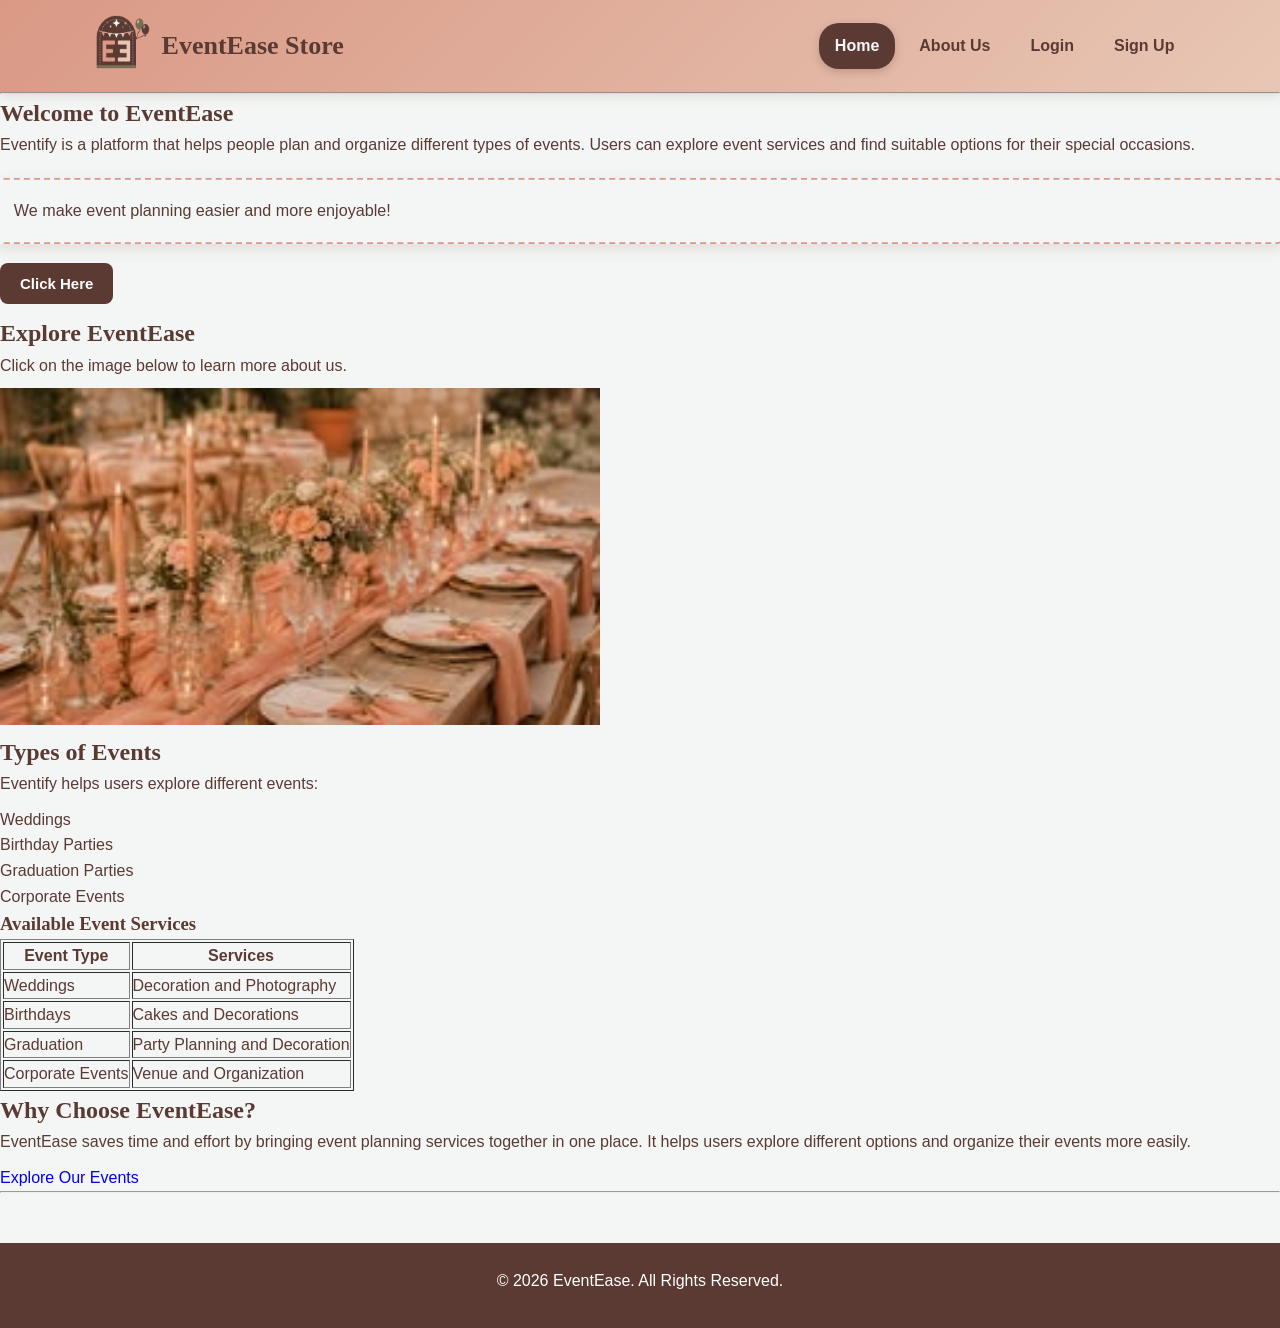
<file: index.html>
﻿
<!DOCTYPE html>
<html lang="en">
<head>
    <meta charset="UTF-8">
    <meta name="viewport" content="width=device-width, initial-scale=1.0">
    <title>EventEase - Event Planning Management</title>
    <link rel="stylesheet" href="style.css">
</head>

<body>

    <header class="main-header">
        <div class="logo-area">
            <a href="index.html">
                <img src="images/logo.png"
                     alt="EventEase Store Logo"
                     class="logo">
            </a>
            <h1>EventEase Store</h1>
        </div>

        <nav class="main-nav">
            <ul>
                <li><a href="index.html" class="active">Home</a></li>
                <li><a href="about.html">About Us</a></li>
                <li><a href="login.html">Login</a></li>
                <li><a href="signup.html">Sign Up</a></li>
            </ul>
        </nav>
    </header>

    <hr>

    <main>

        <section>
            <h2>Welcome to EventEase</h2>

            <p>
                Eventify is a platform that helps people
                plan and organize different types of events.
                Users can explore event services and find
                suitable options for their special occasions.
            </p>

            <p class="dynamic-box highlight">
                We make event planning easier and more enjoyable!
            </p>

            <button class="btn primary-btn" onclick="showWelcome()">
                Click Here
            </button>

            <p id="message"></p>
        </section>

        <section>
            <h2>Explore EventEase</h2>

            <p>Click on the image below to learn more about us.</p>

            <img src="images/event-banner.jpg"
                 alt="Event Planning"
                 usemap="#eventmap"
                 width="600">

            <map name="eventmap">
                <area shape="default" href="about.html" alt="About Eventify">
            </map>
        </section>

        <section id="events">
            <h2>Types of Events</h2>

            <p>Eventify helps users explore different events:</p>

            <ul>
                <li>Weddings</li>
                <li>Birthday Parties</li>
                <li>Graduation Parties</li>
                <li>Corporate Events</li>
            </ul>

            <h3>Available Event Services</h3>

            <table border="1">
                <tr>
                    <th>Event Type</th>
                    <th>Services</th>
                </tr>

                <tr>
                    <td>Weddings</td>
                    <td>Decoration and Photography</td>
                </tr>

                <tr>
                    <td>Birthdays</td>
                    <td>Cakes and Decorations</td>
                </tr>

                <tr>
                    <td>Graduation</td>
                    <td>Party Planning and Decoration</td>
                </tr>

                <tr>
                    <td>Corporate Events</td>
                    <td>Venue and Organization</td>
                </tr>
            </table>
        </section>

        <section>
            <h2>Why Choose EventEase?</h2>

            <article>
                <p>
                    EventEase saves time and effort by bringing
                    event planning services together in one place.
                    It helps users explore different options
                    and organize their events more easily.
                </p>
            </article>

            <a href="#events">Explore Our Events</a>
        </section>

    </main>

    <hr>

    <footer class="main-footer">
        <p>© 2026 EventEase. All Rights Reserved.</p>
    </footer>

    <script>
        function showWelcome() {
            document.getElementById("message").innerHTML = "Welcome to EventEase! Let's plan your special event.";
        }
    </script>

    <script src="script.js"></script>

</body>
</html>
</file>
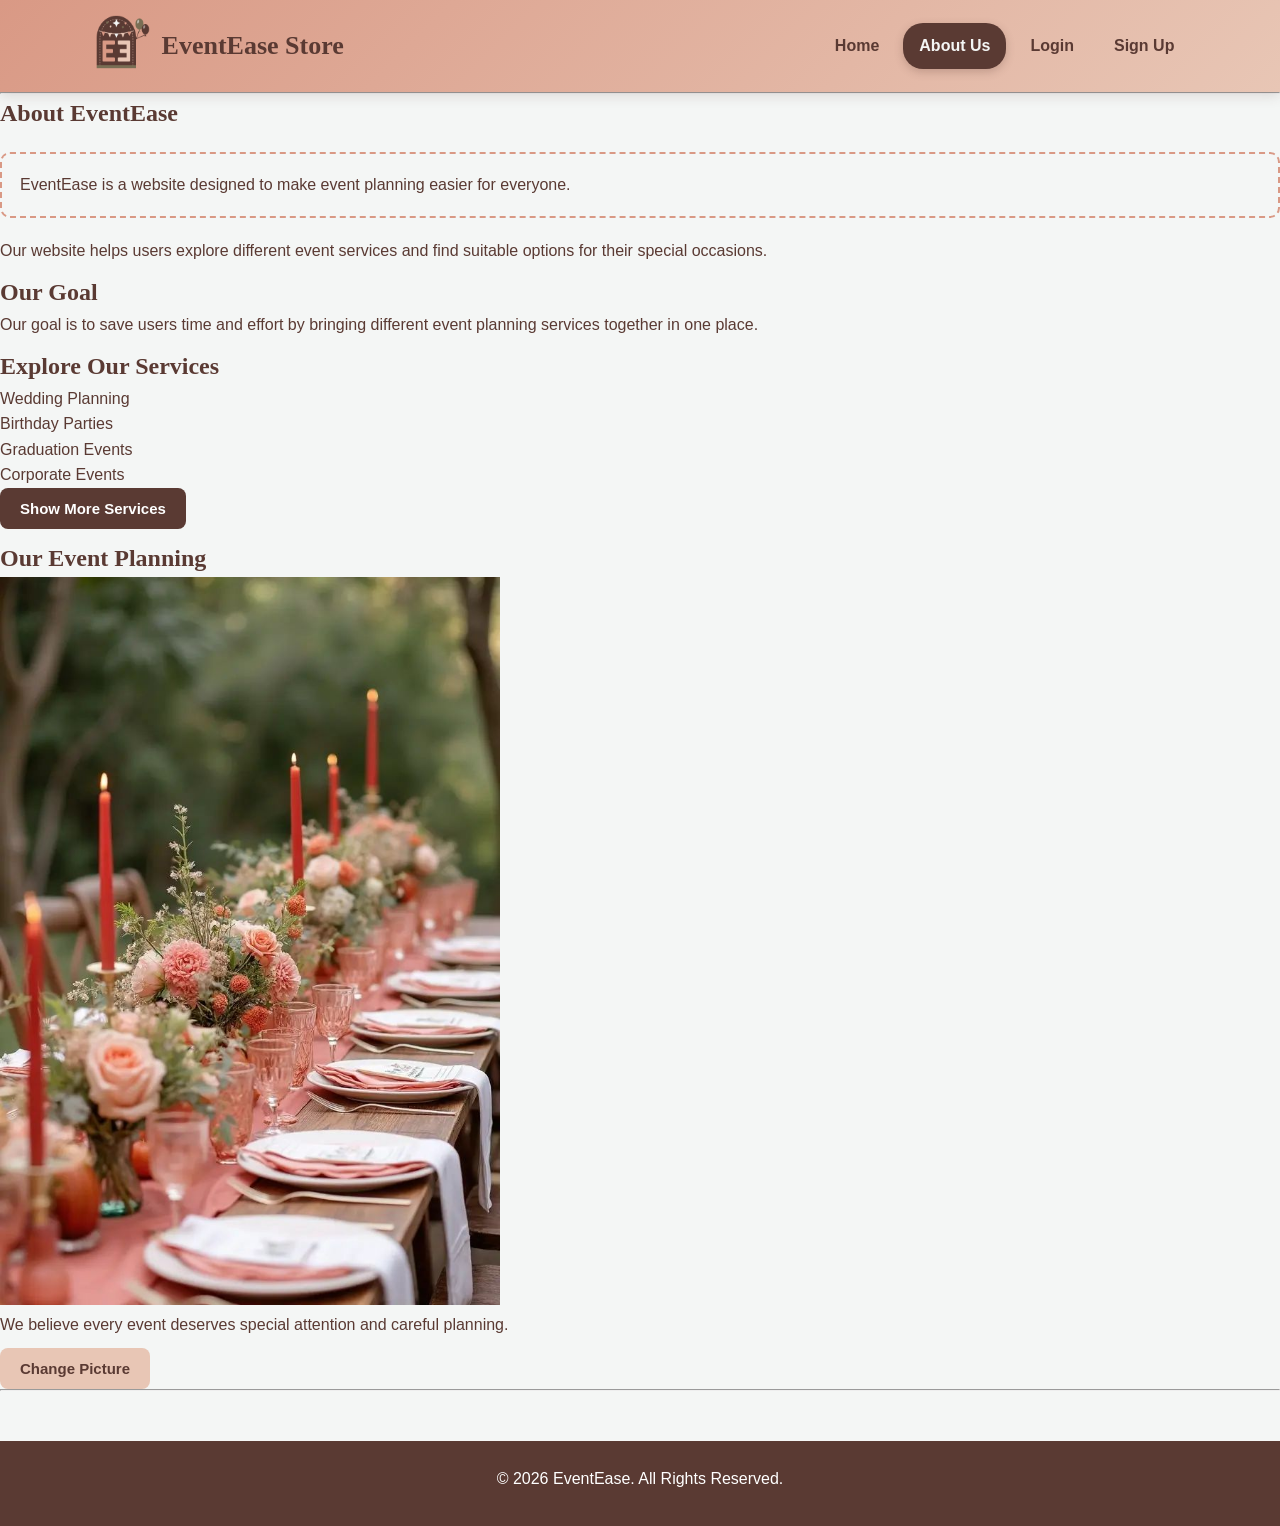
<file: about.html>
﻿
<!DOCTYPE html>
<html lang="en">
<head>
    <meta charset="UTF-8">
    <meta name="viewport" content="width=device-width, initial-scale=1.0">
    <title>About Us - EventEase</title>
    <link rel="stylesheet" href="style.css">
</head>

<body>

    <header class="main-header">
        <div class="logo-area">
            <a href="index.html">
                <img src="images/logo.png"
                     alt="EventEase Store Logo"
                     class="logo">
            </a>
            <h1>EventEase Store</h1>
        </div>

        <nav class="main-nav">
            <ul>
                <li><a href="index.html">Home</a></li>
                <li><a href="about.html" class="active">About Us</a></li>
                <li><a href="login.html">Login</a></li>
                <li><a href="signup.html">Sign Up</a></li>
            </ul>
        </nav>
    </header>

    <hr>

    <main>

        <section>
            <h2>About EventEase</h2>

            <p class="dynamic-box">
                EventEase is a website designed to make
                event planning easier for everyone.
            </p>

            <p>
                Our website helps users explore different
                event services and find suitable options
                for their special occasions.
            </p>
        </section>

        <section>
            <h2>Our Goal</h2>

            <p>
                Our goal is to save users time and effort
                by bringing different event planning
                services together in one place.
            </p>
        </section>

        <section>
            <h2>Explore Our Services</h2>

            <ul id="serviceList">
                <li>Wedding Planning</li>
                <li>Birthday Parties</li>
                <li>Graduation Events</li>
                <li>Corporate Events</li>
            </ul>

            <button class="btn primary-btn" onclick="showServices()">
                Show More Services
            </button>

            <p id="serviceMessage"></p>
        </section>

        <section>
            <h2>Our Event Planning</h2>

            <img id="dynamicPicture"
                 src="images/about.jpg"
                 alt="Event Planning"
                 width="500">

            <p id="dynamicText">
                We believe every event deserves
                special attention and careful planning.
            </p>

            <button class="btn secondary-btn" onclick="changePicture()">
                Change Picture
            </button>
        </section>

    </main>

    <hr>

    <footer class="main-footer">
        <p>© 2026 EventEase. All Rights Reserved.</p>
    </footer>

    <script src="script.js"></script>

</body>
</html>
</file>
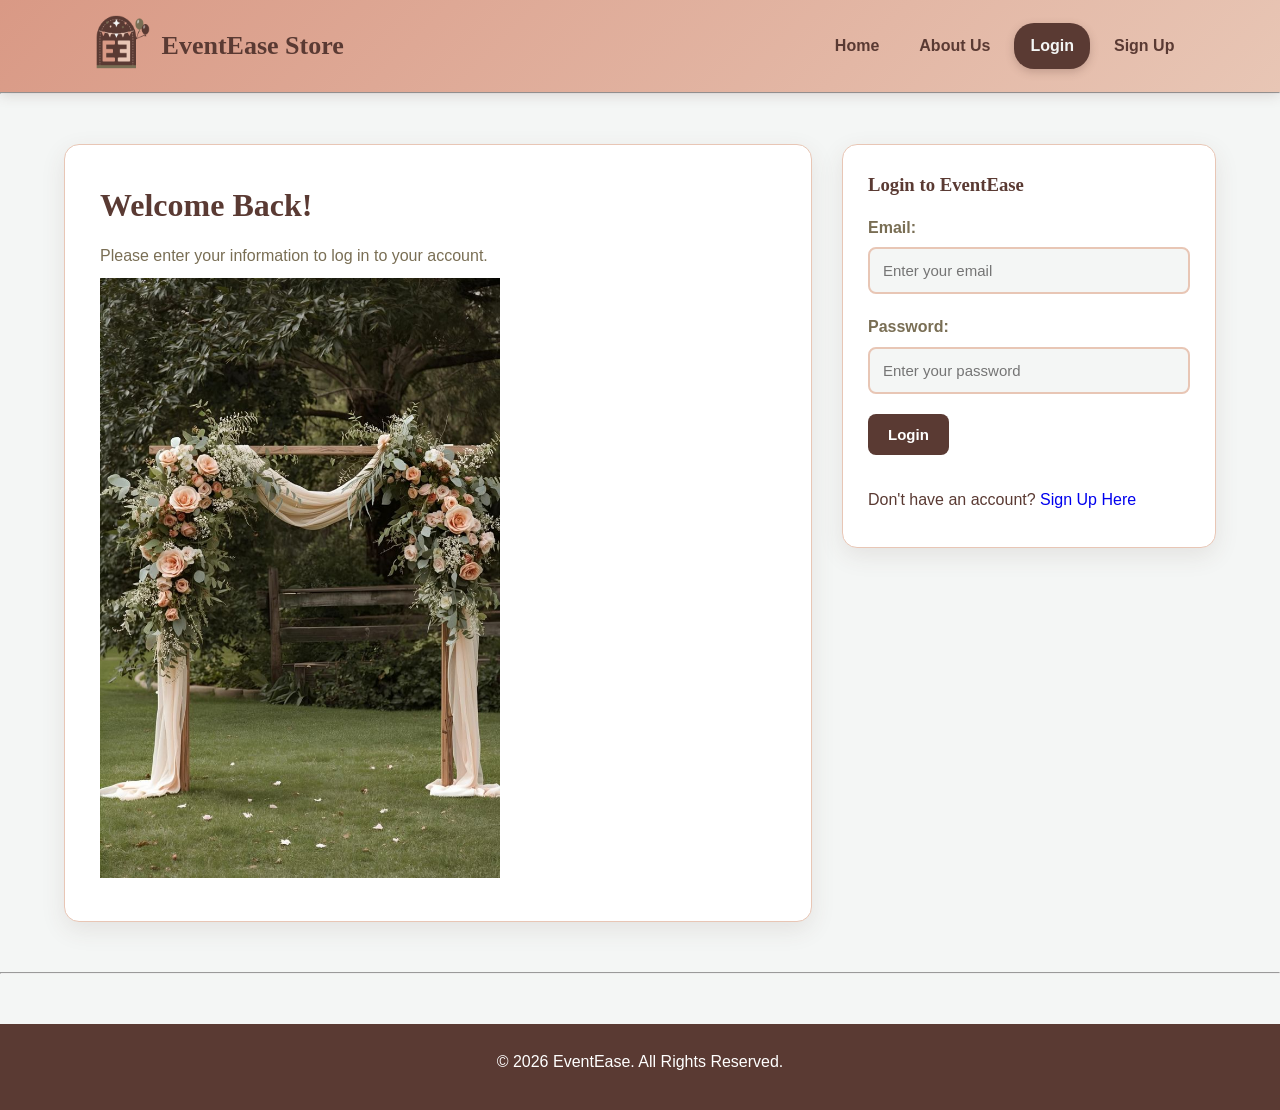
<file: login.html>
﻿
<!DOCTYPE html>
<html lang="en">
<head>
    <meta charset="UTF-8">
    <meta name="viewport" content="width=device-width, initial-scale=1.0">
    <title>Login - EventEase</title>
    <link rel="stylesheet" href="style.css">
</head>

<body>

    <header class="main-header">
        <div class="logo-area">
            <a href="index.html">
                <img src="images/logo.png"
                     alt="EventEase Store Logo"
                     class="logo">
            </a>
            <h1>EventEase Store</h1>
        </div>

        <nav class="main-nav">
            <ul>
                <li><a href="index.html">Home</a></li>
                <li><a href="about.html">About Us</a></li>
                <li><a href="login.html" class="active">Login</a></li>
                <li><a href="signup.html">Sign Up</a></li>
            </ul>
        </nav>
    </header>

    <hr>

    <main class="signup-container">

        <section class="signup-card">

            <div class="signup-intro">
                <h2>Welcome Back!</h2>

                <p>
                    Please enter your information
                    to log in to your account.
                </p>
            </div>

            <img src="images/login.jpg"
                 alt="EventEase Login"
                 width="400">

        </section>

        <section class="signup-side-card">

            <h3>Login to EventEase</h3>

            <form onsubmit="return validateEmail()">

                <div class="form-group">
                    <label for="email">Email:</label>

                    <input type="email"
                           id="email"
                           placeholder="Enter your email"
                           required>
                </div>

                <div class="form-group">
                    <label for="password">Password:</label>

                    <input type="password"
                           id="password"
                           placeholder="Enter your password"
                           required>
                </div>

                <button type="submit" class="btn primary-btn">
                    Login
                </button>

            </form>

            <p id="loginMessage" class="error-message"></p>

            <p>
                Don't have an account?
                <a href="signup.html">Sign Up Here</a>
            </p>

        </section>

    </main>

    <hr>

    <footer class="main-footer">
        <p>© 2026 EventEase. All Rights Reserved.</p>
    </footer>

    <script src="script.js"></script>

</body>
</html>
</file>
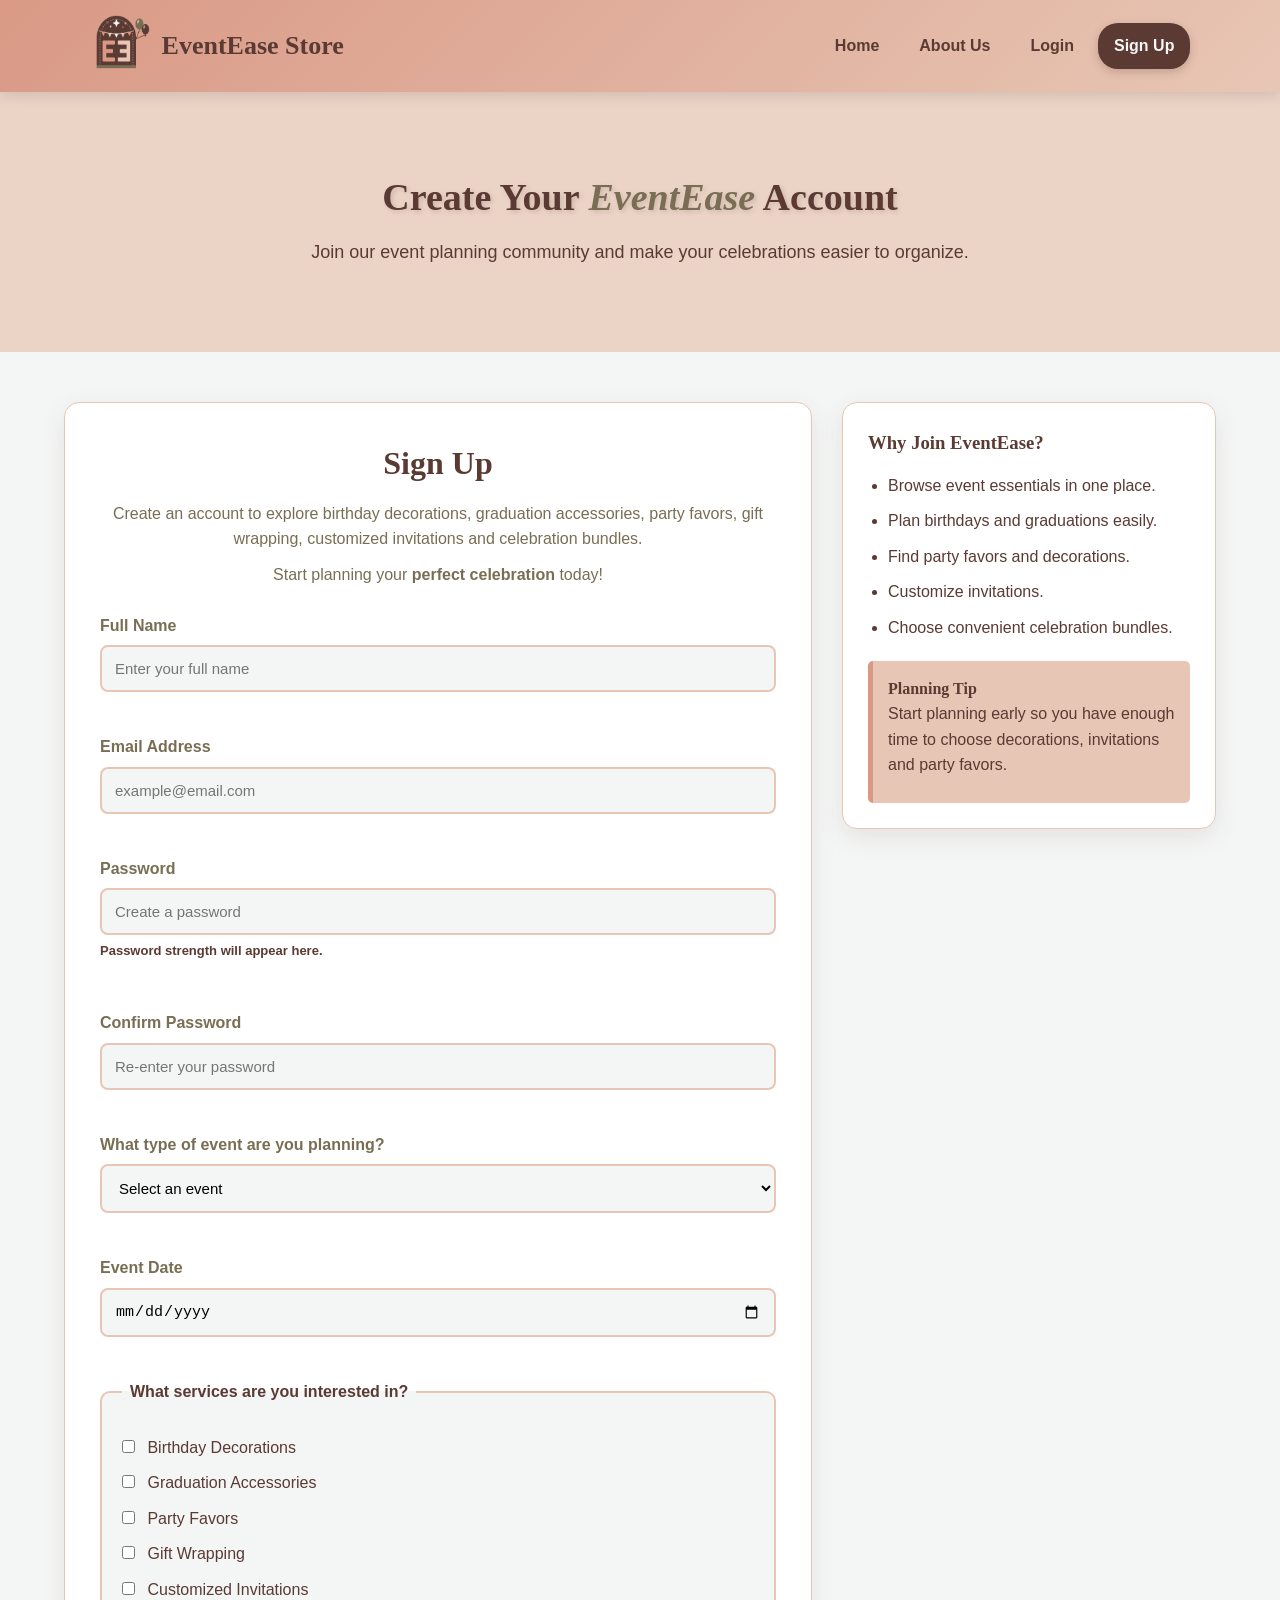
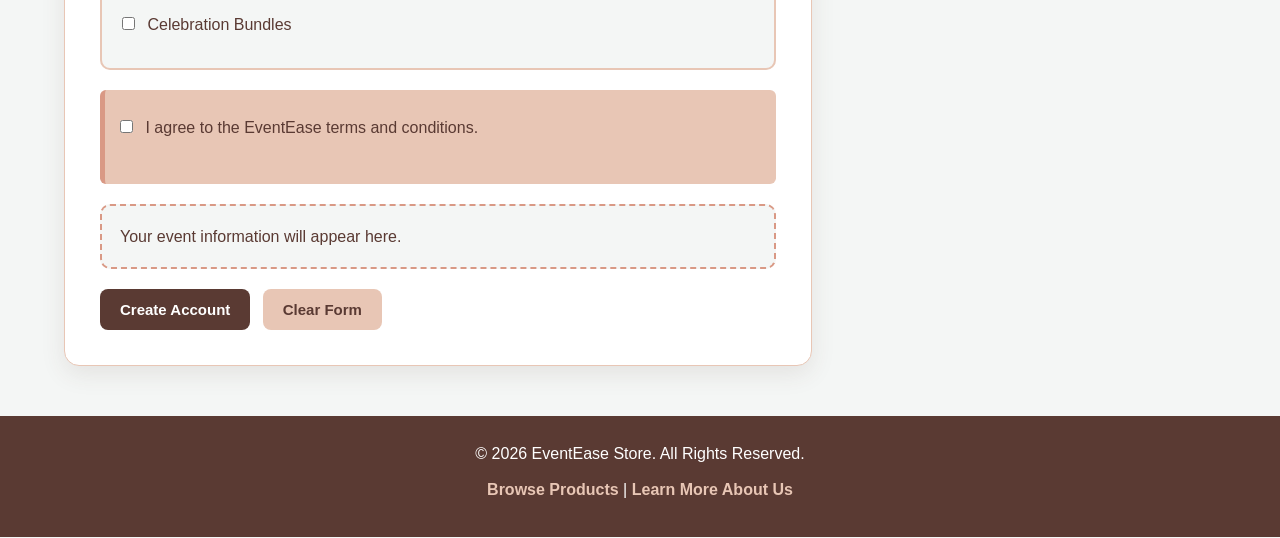
<file: signup.html>
<!DOCTYPE html>
<html lang="en">

<head>
    <meta charset="UTF-8">

    <meta name="viewport" content="width=device-width, initial-scale=1.0">

    <title>Sign Up | EventEase Store</title>

    <!-- External CSS -->
    <link rel="stylesheet" href="style.css">

    <!-- Internal CSS  -->
    <style>
        .signup-intro {
            text-align: center;
            margin-bottom: 25px;
        }

            .signup-intro span {
                font-weight: bold;
            }

    </style>
</head>

<body>

    <!-- Header -->
    <header class="main-header">

        <div class="logo-area">

            <a href="index.html">
                <img src="images/logo.png"
                     alt="EventEase Store Logo"
                     class="logo">
            </a>

            <h1>EventEase Store</h1>

        </div>

        <!-- Main Navigation Menu -->
        <nav class="main-nav">

            <ul>
                <li>
                    <a href="index.html">Home</a>
                </li>

                <li>
                    <a href="about.html">About Us</a>
                </li>

                <li>
                    <a href="login.html">Login</a>
                </li>

                <li>
                    <a href="signup.html" class="active">Sign Up</a>
                </li>
            </ul>

        </nav>

    </header>


    <!-- Layered Hero Section -->
    <section class="page-banner">

        <div class="banner-overlay"></div>

        <div class="banner-content">
            <h2>Create Your <em style="color: #796E54; font-style: italic;">EventEase</em> Account</h2>

            <p>
                Join our event planning community and make your
                celebrations easier to organize.
            </p>
        </div>

    </section>


    <!-- Main Content -->
    <main class="signup-container">

        <section class="signup-card">

            <div class="signup-intro">

                <h2>Sign Up</h2>

                <p>
                    Create an account to explore birthday decorations,
                    graduation accessories, party favors, gift wrapping,
                    customized invitations and celebration bundles.
                </p>

                <p>
                    Start planning your <span>perfect celebration</span> today!
                </p>

            </div>


            <!-- Signup Form -->
            <form id="signupForm" onsubmit="return validateSignupForm()">

                <!-- Full Name -->
                <div class="form-group">

                    <label for="fullName">
                        Full Name
                    </label>

                    <input type="text"
                           id="fullName"
                           name="fullName"
                           placeholder="Enter your full name">

                    <small id="nameError" class="error-message"></small>

                </div>


                <!-- Email -->
                <div class="form-group">

                    <label for="email">
                        Email Address
                    </label>

                    <input type="email"
                           id="email"
                           name="email"
                           placeholder="example@email.com">

                    <small id="emailError" class="error-message"></small>

                </div>


                <!-- Password -->
                <div class="form-group">

                    <label for="password">
                        Password
                    </label>

                    <input type="password"
                           id="password"
                           name="password"
                           placeholder="Create a password">

                    <!-- Dynamic password message -->
                    <p id="passwordStrength" class="password-strength">
                        Password strength will appear here.
                    </p>

                    <small id="passwordError" class="error-message"></small>

                </div>


                <!-- Confirm Password -->
                <div class="form-group">

                    <label for="confirmPassword">
                        Confirm Password
                    </label>

                    <input type="password"
                           id="confirmPassword"
                           name="confirmPassword"
                           placeholder="Re-enter your password">

                    <small id="confirmPasswordError"
                           class="error-message"></small>

                </div>


                <!-- Event Type -->
                <div class="form-group">

                    <label for="eventType">
                        What type of event are you planning?
                    </label>

                    <select id="eventType" name="eventType">

                        <option value="">
                            Select an event
                        </option>

                        <option value="Birthday">
                            Birthday
                        </option>

                        <option value="Graduation">
                            Graduation
                        </option>

                        <option value="Small Celebration">
                            Small Celebration
                        </option>

                        <option value="Other">
                            Other
                        </option>

                    </select>

                    <small id="eventError" class="error-message"></small>

                </div>


                <!-- Event Date -->
                <div class="form-group">

                    <label for="eventDate">
                        Event Date
                    </label>

                    <input type="date"
                           id="eventDate"
                           name="eventDate">

                    <small id="dateError" class="error-message"></small>

                </div>


                <!-- Services -->
                <fieldset>

                    <legend>
                        What services are you interested in?
                    </legend>

                    <label class="checkbox-label">
                        <input type="checkbox"
                               name="services"
                               value="Birthday Decorations">
                        Birthday Decorations
                    </label>

                    <label class="checkbox-label">
                        <input type="checkbox"
                               name="services"
                               value="Graduation Accessories">
                        Graduation Accessories
                    </label>

                    <label class="checkbox-label">
                        <input type="checkbox"
                               name="services"
                               value="Party Favors">
                        Party Favors
                    </label>

                    <label class="checkbox-label">
                        <input type="checkbox"
                               name="services"
                               value="Gift Wrapping">
                        Gift Wrapping
                    </label>

                    <label class="checkbox-label">
                        <input type="checkbox"
                               name="services"
                               value="Customized Invitations">
                        Customized Invitations
                    </label>

                    <label class="checkbox-label">
                        <input type="checkbox"
                               name="services"
                               value="Celebration Bundles">
                        Celebration Bundles
                    </label>

                </fieldset>


                <!-- Terms -->
                <div class="terms-box">

                    <label class="checkbox-label">

                        <input type="checkbox"
                               id="terms"
                               name="terms">

                        I agree to the EventEase terms and conditions.

                    </label>

                    <small id="termsError"
                           class="error-message"></small>

                </div>


                <!-- Dynamic Event Summary -->
                <div id="eventSummary"
                     class="dynamic-box">

                    Your event information will appear here.

                </div>


                <!-- Submit Button -->
                <button type="submit"
                        class="btn primary-btn"
                        id="signupButton">
                    Create Account
                </button>

                <!-- Reset Button -->
                <button type="reset"
                        class="btn secondary-btn"
                        onclick="resetSignupForm()">
                    Clear Form
                </button>

            </form>

        </section>


        <!-- Side Information -->
        <aside class="signup-side-card">

            <h3>Why Join EventEase?</h3>

            <ul class="benefits-list">

                <li>Browse event essentials in one place.</li>

                <li>Plan birthdays and graduations easily.</li>

                <li>Find party favors and decorations.</li>

                <li>Customize invitations.</li>

                <li>Choose convenient celebration bundles.</li>

            </ul>

            <div class="tip-box">

                <h4>Planning Tip</h4>

                <p>
                    Start planning early so you have enough time
                    to choose decorations, invitations and party favors.
                </p>

            </div>

        </aside>

    </main>


    <!-- Footer -->
    <footer class="main-footer">

        <p>
            &copy; 2026 EventEase Store. All Rights Reserved.
        </p>

        <p>

            <a href="index.html#products">
                Browse Products
            </a>

            |

            <a href="about.html">
                Learn More About Us
            </a>

        </p>

    </footer>


    <!-- External JavaScript -->
    <script src="script.js"></script>


    <!-- Embedded JavaScript -->
    <script>

        // Embedded JavaScript 
        console.log("EventEase Sign Up page loaded successfully.");

    </script>

</body>

</html>
</file>
<file: style.css>
/* =========================================================
   EVENTEASE STORE
   Main External CSS
   ========================================================= */


/* =========================================================
   1. GENERAL PAGE SETTINGS
   ========================================================= */

* {
    box-sizing: border-box;
    margin: 0;
    padding: 0;
}


html {
    scroll-behavior: smooth;
}


body {
    font-family: Arial, Helvetica, sans-serif;
    background-color: #F4F6F5;
    color: #5A3A33;
    line-height: 1.6;
}


/* Anonymous/general element selectors */
h1,
h2,
h3,
h4 {
    font-family: Georgia, "Times New Roman", serif;
}


p {
    margin-bottom: 10px;
}


a {
    text-decoration: none;
}


/* =========================================================
   2. HEADER
   ========================================================= */

.main-header {
    width: 100%;
    min-height: 80px;
    background: linear-gradient(135deg, #D99985, #E8C6B5);
    color: #5A3A33;
    display: flex;
    justify-content: space-between;
    align-items: center;
    padding: 12px 7%;
    /* Shadow effect */
    box-shadow: 0 4px 12px rgba(90, 58, 51, 0.15);
    /* Layering */
    position: relative;
    z-index: 100;
}


.logo-area {
    display: flex;
    align-items: center;
    gap: 12px;
}


    .logo-area h1 {
        font-size: 26px;
    }


.logo {
    width: 60px;
    height: 60px;
}


/* =========================================================
   3. NAVIGATION MENU
   ========================================================= */

.main-nav ul {
    list-style: none;
    display: flex;
    gap: 8px;
}


.main-nav li {
    display: inline-block;
}


.main-nav a {
    display: block;
    color: #5A3A33;
    padding: 10px 16px;
    border-radius: 20px;
    font-weight: bold;
    transition: all 0.3s ease;
}


    .main-nav a:hover {
        background-color: #F4F6F5;
        color: #5A3A33;
        transform: translateY(-2px);
    }


    .main-nav a.active {
        background-color: #5A3A33;
        color: #F4F6F5;
        box-shadow: 0 3px 8px rgba(90, 58, 51, 0.25);
    }


/* =========================================================
   4. PAGE BANNER
   ========================================================= */

.page-banner {
    min-height: 260px;
    position: relative;
    display: flex;
    align-items: center;
    justify-content: center;
    text-align: center;
    color: #5A3A33;
    overflow: hidden;
}


/* Layering using z-index */

.banner-overlay {
    position: absolute;
    top: 0;
    left: 0;
    width: 100%;
    height: 100%;
    background-color: rgba(232, 198, 181, 0.72);
    z-index: 1;
}


.banner-content {
    position: relative;
    z-index: 2;
    max-width: 800px;
    padding: 30px;
}


    .banner-content h2 {
        font-size: 38px;
        margin-bottom: 10px;
        text-shadow: 2px 2px 5px rgba(90, 58, 51, 0.20);
    }


    .banner-content p {
        font-size: 18px;
    }


/* =========================================================
   5. SIGNUP PAGE LAYOUT
   ========================================================= */

.signup-container {
    width: 90%;
    max-width: 1200px;
    margin: 50px auto;
    display: grid;
    grid-template-columns: minmax(0, 2fr) minmax(280px, 1fr);
    gap: 30px;
    align-items: start;
}


/* =========================================================
   6. SIGNUP CARD
   ========================================================= */

.signup-card {
    background-color: #FFFFFF;
    padding: 35px;
    border: 1px solid #E8C6B5;
    border-radius: 15px;
    /* Shadow requirement */
    box-shadow: 0 8px 25px rgba(90, 58, 51, 0.10);
}


.signup-intro h2 {
    color: #5A3A33;
    font-size: 32px;
    margin-bottom: 12px;
}


.signup-intro {
    color: #796E54;
}


/* =========================================================
   7. FORM
   ========================================================= */

.form-group {
    margin-bottom: 20px;
}


    .form-group label {
        display: block;
        font-weight: bold;
        margin-bottom: 7px;
        color: #796E54;
    }


    .form-group input,
    .form-group select {
        width: 100%;
        padding: 13px;
        border: 2px solid #E8C6B5;
        border-radius: 8px;
        font-size: 15px;
        background-color: #F4F6F5;
        transition: border-color 0.3s, box-shadow 0.3s;
    }


        .form-group input:focus,
        .form-group select:focus {
            outline: none;
            border-color: #D99985;
            box-shadow: 0 0 0 3px rgba(217, 153, 133, 0.15);
        }


/* =========================================================
   8. FIELDSET
   ========================================================= */

fieldset {
    border: 2px solid #E8C6B5;
    border-radius: 10px;
    padding: 20px;
    margin-bottom: 20px;
    background-color: #F4F6F5;
}


legend {
    padding: 0 8px;
    font-weight: bold;
    color: #5A3A33;
}


.checkbox-label {
    display: block;
    margin: 10px 0;
    cursor: pointer;
}


    .checkbox-label input {
        margin-right: 8px;
        accent-color: #796E54;
    }


/* =========================================================
   9. TERMS BOX
   ========================================================= */

.terms-box {
    padding: 15px;
    margin: 20px 0;
    background-color: #E8C6B5;
    border-left: 5px solid #D99985;
    border-radius: 6px;
}


/* =========================================================
   10. ERROR MESSAGES
   ========================================================= */

.error-message {
    display: block;
    min-height: 18px;
    margin-top: 4px;
    color: #5A3A33;
    font-size: 13px;
}


.input-error {
    border-color: #D99985 !important;
    background-color: #F4F6F5 !important;
}


.input-success {
    border-color: #796E54 !important;
    background-color: #F4F6F5 !important;
}


/* =========================================================
   11. PASSWORD STRENGTH
   ========================================================= */

.password-strength {
    margin-top: 6px;
    font-size: 13px;
    font-weight: bold;
}


.password-weak {
    color: #5A3A33;
}


.password-medium {
    color: #D99985;
}


.password-strong {
    color: #796E54;
}


/* =========================================================
   12. DYNAMIC BOX
   ========================================================= */

.dynamic-box {
    padding: 18px;
    margin: 20px 0;
    border: 2px dashed #D99985;
    border-radius: 10px;
    background-color: #F4F6F5;
    color: #5A3A33;
    min-height: 55px;
    transition: all 0.3s ease;
}


    .dynamic-box.highlight {
        transform: scale(1.01);
        box-shadow: 0 5px 15px rgba(90, 58, 51, 0.12);
    }


/* =========================================================
   13. BUTTONS
   ========================================================= */

.btn {
    border: none;
    border-radius: 8px;
    padding: 12px 20px;
    font-size: 15px;
    font-weight: bold;
    cursor: pointer;
    margin-right: 8px;
    transition: all 0.3s ease;
}


.primary-btn {
    background-color: #5A3A33;
    color: #FFFFFF;
}


    .primary-btn:hover {
        background-color: #796E54;
        transform: translateY(-2px);
        box-shadow: 0 5px 12px rgba(90, 58, 51, 0.20);
    }


.secondary-btn {
    background-color: #E8C6B5;
    color: #5A3A33;
}


    .secondary-btn:hover {
        background-color: #D99985;
    }


/* =========================================================
   14. SIDE CARD
   ========================================================= */

.signup-side-card {
    background-color: #FFFFFF;
    padding: 25px;
    border-radius: 15px;
    border: 1px solid #E8C6B5;
    box-shadow: 0 8px 25px rgba(90, 58, 51, 0.10);
    position: sticky;
    top: 20px;
}


    .signup-side-card h3 {
        color: #5A3A33;
        margin-bottom: 15px;
    }


.benefits-list {
    padding-left: 20px;
    margin-bottom: 20px;
}


    .benefits-list li {
        margin-bottom: 10px;
    }


.tip-box {
    background-color: #E8C6B5;
    border-left: 5px solid #D99985;
    padding: 15px;
    border-radius: 5px;
}


/* =========================================================
   15. FOOTER
   ========================================================= */

.main-footer {
    background-color: #5A3A33;
    color: #FFFFFF;
    text-align: center;
    padding: 25px;
    margin-top: 50px;
}


    .main-footer a {
        color: #E8C6B5;
        font-weight: bold;
    }


        .main-footer a:hover {
            text-decoration: underline;
        }


/* =========================================================
   16. RESPONSIVE DESIGN
   ========================================================= */

@media screen and (max-width: 850px) {

    .main-header {
        flex-direction: column;
        gap: 15px;
    }


    .main-nav ul {
        flex-wrap: wrap;
        justify-content: center;
    }


    .signup-container {
        grid-template-columns: 1fr;
    }


    .signup-side-card {
        position: static;
    }
}


@media screen and (max-width: 500px) {

    .main-nav a {
        padding: 8px 10px;
        font-size: 14px;
    }


    .signup-card {
        padding: 20px;
    }


    .banner-content h2 {
        font-size: 28px;
    }


    .btn {
        width: 100%;
        margin: 5px 0;
    }
}
</file>
